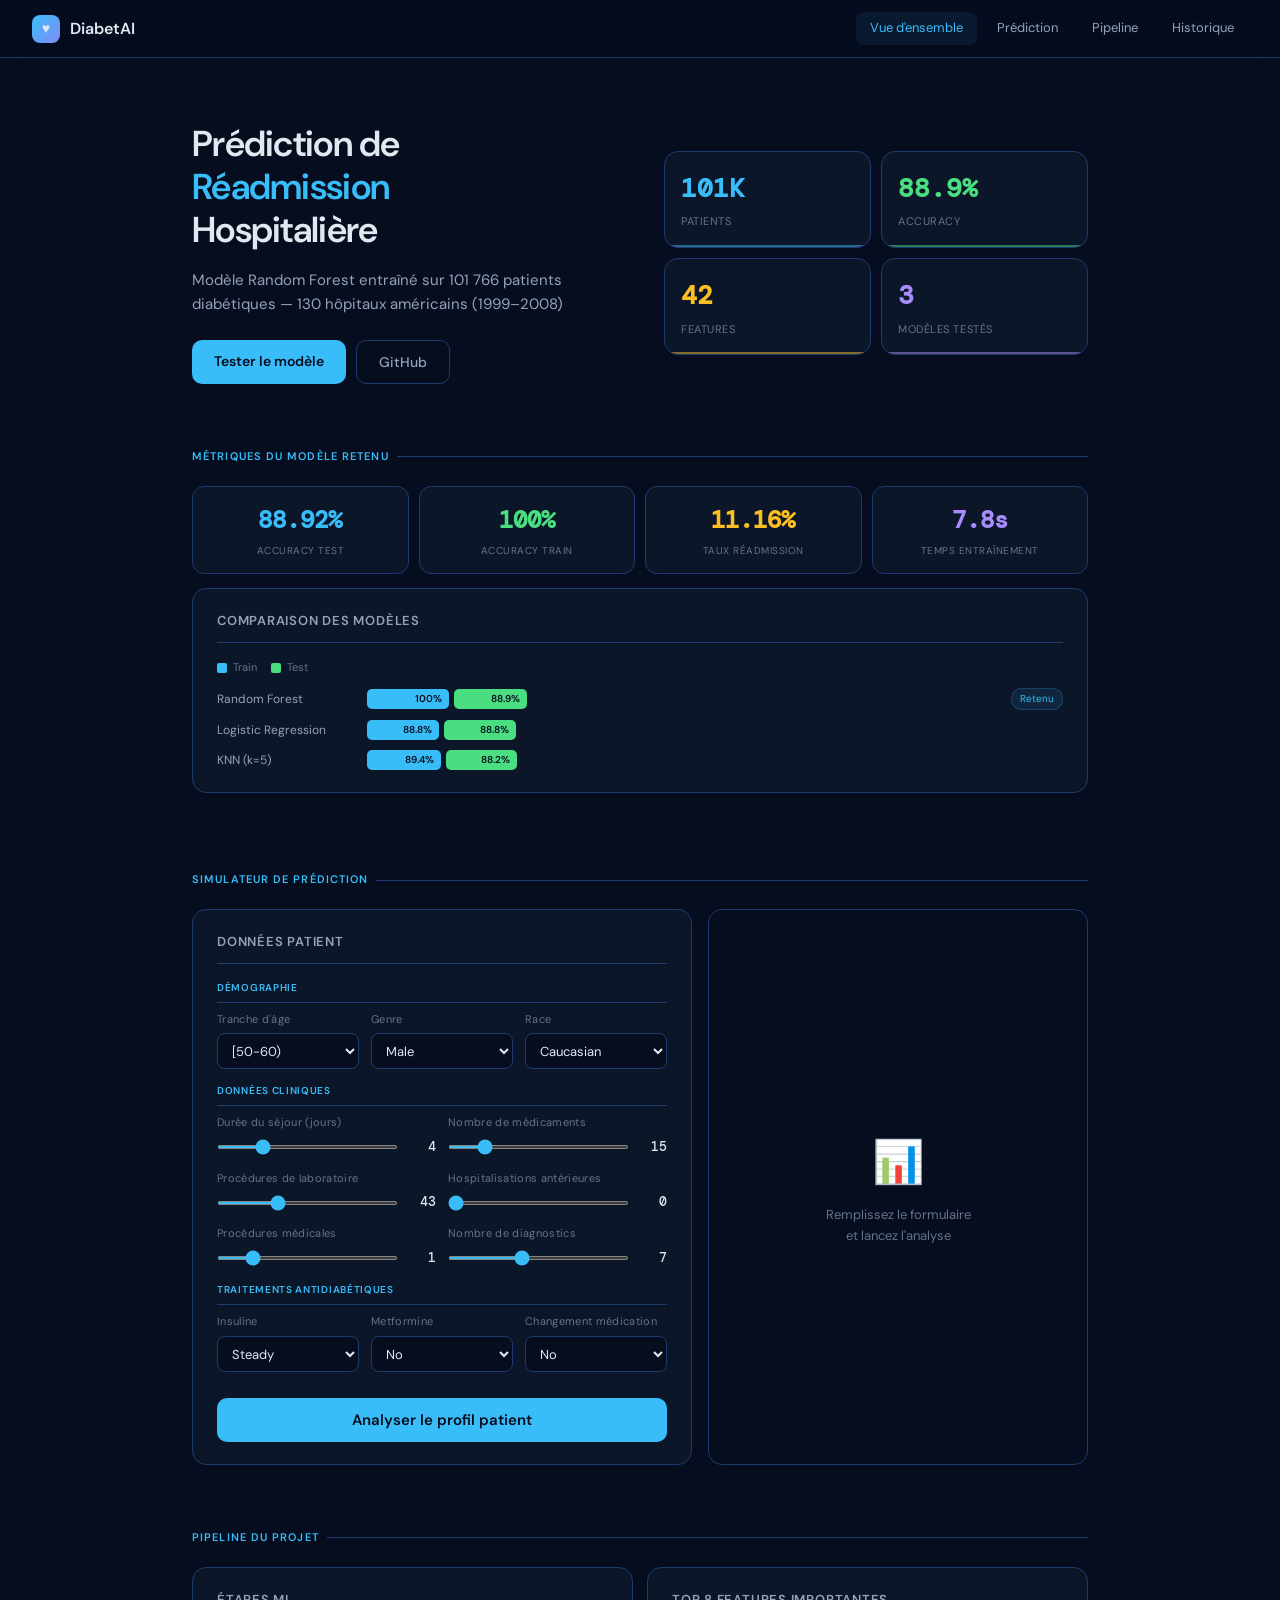
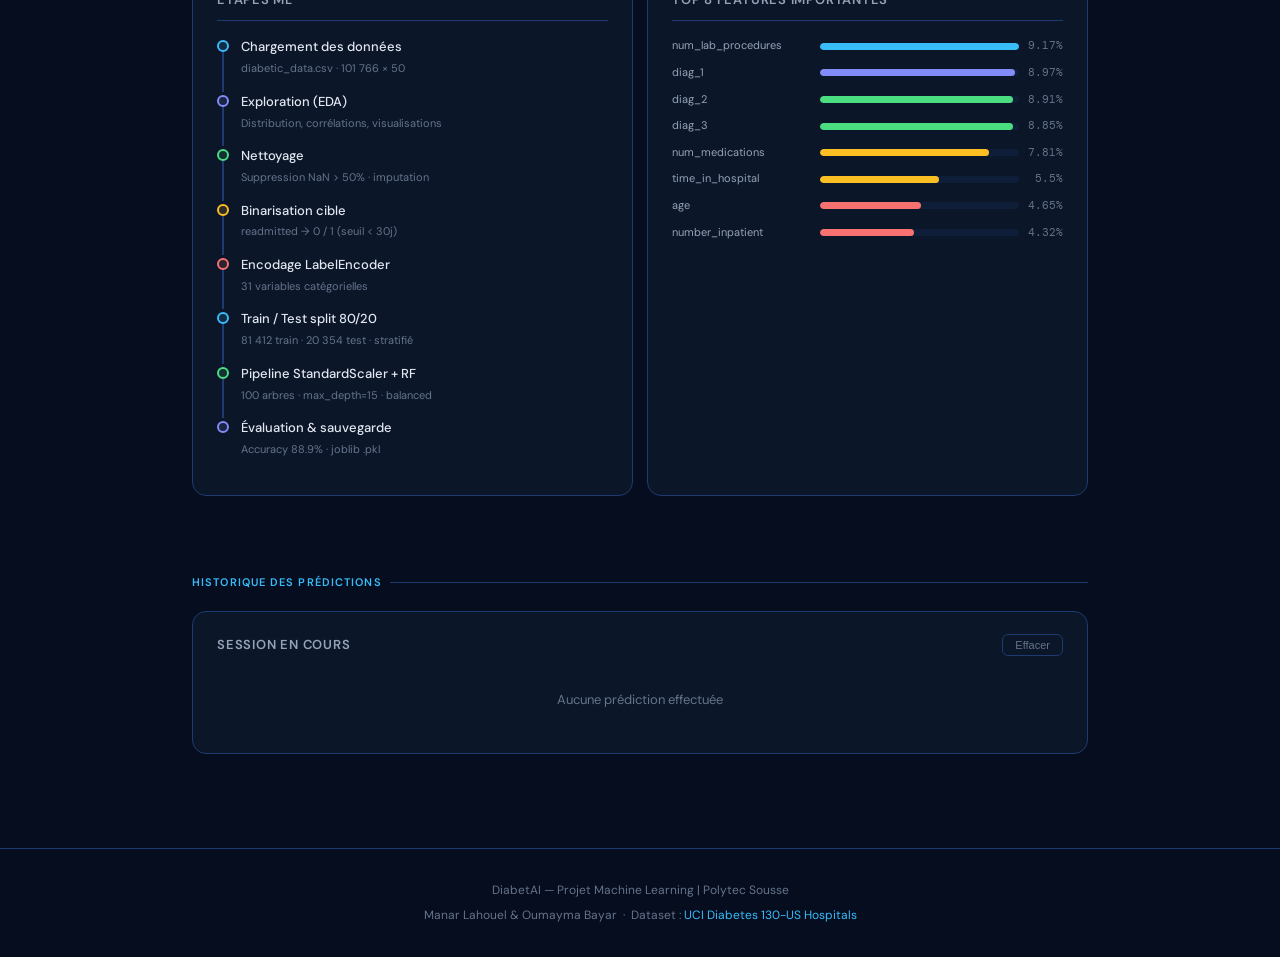
<file: DashBoard.html>
<!DOCTYPE html>
<html lang="fr">
<head>
<meta charset="UTF-8">
<meta name="viewport" content="width=device-width, initial-scale=1.0">
<title>DiabetAI — Prédiction Réadmission Hospitalière</title>
<link href="https://fonts.googleapis.com/css2?family=DM+Sans:ital,opsz,wght@0,9..40,300;0,9..40,400;0,9..40,500;0,9..40,600;1,9..40,400&family=DM+Mono:wght@400;500&display=swap" rel="stylesheet">
<style>
:root {
  --bg:       #060d1f;
  --bg2:      #0c1629;
  --bg3:      #0f1e38;
  --border:   #1e3a70;
  --border2:  #2a4a80;
  --blue:     #38bdf8;
  --green:    #4ade80;
  --amber:    #fbbf24;
  --red:      #f87171;
  --purple:   #a78bfa;
  --text:     #e2e8f0;
  --muted:    #64748b;
  --muted2:   #94a3b8;
  --radius:   14px;
}
* { box-sizing: border-box; margin: 0; padding: 0; }
html { scroll-behavior: smooth; }
body {
  font-family: 'DM Sans', sans-serif;
  background: var(--bg);
  color: var(--text);
  min-height: 100vh;
  line-height: 1.6;
}

/* ── NAV ─────────────────────────────────────────────────── */
nav {
  position: sticky; top: 0; z-index: 100;
  background: rgba(6,13,31,.92);
  backdrop-filter: blur(12px);
  border-bottom: 1px solid var(--border);
  padding: 0 2rem;
  display: flex; align-items: center; justify-content: space-between;
  height: 58px;
}
.nav-brand {
  display: flex; align-items: center; gap: 10px;
  font-size: 16px; font-weight: 600; color: var(--text);
  text-decoration: none;
}
.nav-brand .dot {
  width: 28px; height: 28px; border-radius: 8px;
  background: linear-gradient(135deg, #38bdf8, #818cf8);
  display: flex; align-items: center; justify-content: center;
  font-size: 14px;
}
.nav-links { display: flex; gap: 6px; }
.nav-links a {
  color: var(--muted2); text-decoration: none;
  font-size: 13px; padding: 6px 14px; border-radius: 8px;
  transition: all .2s;
}
.nav-links a:hover { color: var(--text); background: var(--bg3); }
.nav-links a.active { color: var(--blue); background: rgba(56,189,248,.08); }

/* ── HERO ─────────────────────────────────────────────────── */
.hero {
  max-width: 960px; margin: 0 auto;
  padding: 4rem 2rem 2rem;
  display: grid; grid-template-columns: 1fr 1fr; gap: 3rem;
  align-items: center;
}
.hero-text h1 {
  font-size: 36px; font-weight: 600; line-height: 1.2;
  letter-spacing: -.02em; margin-bottom: 16px;
}
.hero-text h1 span { color: var(--blue); }
.hero-text p { color: var(--muted2); font-size: 15px; margin-bottom: 24px; }
.hero-actions { display: flex; gap: 10px; }
.btn-primary {
  padding: 10px 22px; border-radius: 10px;
  background: var(--blue); color: #060d1f;
  font-size: 14px; font-weight: 600; border: none;
  cursor: pointer; transition: opacity .2s;
  text-decoration: none; display: inline-block;
}
.btn-primary:hover { opacity: .85; }
.btn-ghost {
  padding: 10px 22px; border-radius: 10px;
  background: transparent; color: var(--muted2);
  font-size: 14px; font-weight: 500;
  border: 1px solid var(--border);
  cursor: pointer; transition: all .2s;
  text-decoration: none; display: inline-block;
}
.btn-ghost:hover { border-color: var(--border2); color: var(--text); }
.hero-stats {
  display: grid; grid-template-columns: repeat(2,1fr); gap: 10px;
}
.stat-card {
  background: var(--bg2); border: 1px solid var(--border);
  border-radius: var(--radius); padding: 16px;
  position: relative; overflow: hidden;
}
.stat-card::after {
  content: ''; position: absolute; bottom: 0; left: 0; right: 0;
  height: 2px; background: var(--c, #38bdf8); opacity: .5;
}
.stat-val {
  font-size: 26px; font-weight: 600;
  color: var(--c, #38bdf8);
  font-family: 'DM Mono', monospace;
}
.stat-lbl { font-size: 11px; color: var(--muted); margin-top: 4px; text-transform: uppercase; letter-spacing: .05em; }

/* ── SECTION ─────────────────────────────────────────────── */
.section { max-width: 960px; margin: 0 auto; padding: 2rem; }
.section-title {
  font-size: 11px; font-weight: 600; color: var(--blue);
  text-transform: uppercase; letter-spacing: .1em;
  margin-bottom: 20px; display: flex; align-items: center; gap: 8px;
}
.section-title::after {
  content: ''; flex: 1; height: 1px; background: var(--border);
}
.divider { border: none; border-top: 1px solid var(--border); margin: 1rem 0; }

/* ── CARDS ───────────────────────────────────────────────── */
.card {
  background: var(--bg2); border: 1px solid var(--border);
  border-radius: var(--radius); padding: 22px 24px;
  margin-bottom: 14px;
}
.card-title {
  font-size: 13px; font-weight: 600; color: var(--muted2);
  text-transform: uppercase; letter-spacing: .06em;
  margin-bottom: 16px; padding-bottom: 10px;
  border-bottom: 1px solid var(--border);
}

/* ── METRICS ROW ─────────────────────────────────────────── */
.metrics-row {
  display: grid; grid-template-columns: repeat(4,1fr); gap: 10px;
  margin-bottom: 14px;
}
.metric {
  background: var(--bg2); border: 1px solid var(--border);
  border-radius: 12px; padding: 14px 16px; text-align: center;
}
.metric-val {
  font-size: 24px; font-weight: 600;
  font-family: 'DM Mono', monospace;
  color: var(--c, var(--blue));
}
.metric-lbl { font-size: 10px; color: var(--muted); margin-top: 4px; text-transform: uppercase; letter-spacing: .05em; }

/* ── PREDICTOR ───────────────────────────────────────────── */
.predictor { display: grid; grid-template-columns: 1fr 380px; gap: 16px; }
.form-grid3 { display: grid; grid-template-columns: repeat(3,1fr); gap: 12px; margin-bottom: 12px; }
.form-grid2 { display: grid; grid-template-columns: repeat(2,1fr); gap: 12px; margin-bottom: 12px; }
.field { display: flex; flex-direction: column; gap: 5px; }
.field label { font-size: 11px; color: var(--muted); letter-spacing: .03em; }
.field select, .field input[type=number] {
  height: 36px; background: var(--bg);
  border: 1px solid var(--border); border-radius: 8px;
  padding: 0 10px; font-size: 13px; color: var(--text);
  font-family: 'DM Sans', sans-serif;
  outline: none; transition: border .15s; width: 100%;
}
.field select:focus, .field input:focus { border-color: var(--blue); }
.slider-row { display: flex; align-items: center; gap: 8px; }
.slider-row input[type=range] {
  flex: 1; accent-color: var(--blue);
  height: 4px; border-radius: 2px;
}
.slider-val { font-size: 13px; font-weight: 500; color: var(--text); min-width: 30px; text-align: right; font-family: 'DM Mono', monospace; }
.form-label {
  font-size: 10px; font-weight: 600; color: var(--blue);
  text-transform: uppercase; letter-spacing: .07em;
  margin: 14px 0 8px; padding-bottom: 6px;
  border-bottom: 1px solid var(--border);
}
.predict-btn {
  width: 100%; height: 44px; margin-top: 14px;
  background: var(--blue); color: #060d1f;
  border: none; border-radius: 10px;
  font-size: 15px; font-weight: 600;
  font-family: 'DM Sans', sans-serif;
  cursor: pointer; transition: opacity .2s;
}
.predict-btn:hover { opacity: .85; }
.predict-btn:active { opacity: .7; }

/* ── RESULT PANEL ────────────────────────────────────────── */
.result-panel {
  background: var(--bg); border: 1px solid var(--border);
  border-radius: var(--radius); padding: 20px;
  display: flex; flex-direction: column; gap: 14px;
}
.result-empty {
  display: flex; flex-direction: column;
  align-items: center; justify-content: center;
  height: 100%; color: var(--muted);
  font-size: 13px; text-align: center; gap: 10px;
  padding: 2rem 1rem;
}
.result-icon-big { font-size: 42px; }
.risk-badge {
  border-radius: 30px; padding: 8px 18px;
  font-size: 16px; font-weight: 600;
  text-align: center; letter-spacing: -.01em;
}
.risk-high   { background: rgba(248,113,113,.12); color: var(--red);   border: 1px solid rgba(248,113,113,.3); }
.risk-medium { background: rgba(251,191,36,.10);  color: var(--amber); border: 1px solid rgba(251,191,36,.3); }
.risk-low    { background: rgba(74,222,128,.10);  color: var(--green); border: 1px solid rgba(74,222,128,.3); }
.proba-bar-wrap { display: flex; flex-direction: column; gap: 8px; }
.pbar-row { display: flex; align-items: center; gap: 8px; }
.pbar-lbl { font-size: 11px; color: var(--muted); width: 120px; flex-shrink: 0; }
.pbar-track { flex: 1; height: 8px; background: var(--bg3); border-radius: 4px; overflow: hidden; }
.pbar-fill { height: 100%; border-radius: 4px; transition: width .8s cubic-bezier(.4,0,.2,1); }
.pbar-pct { font-size: 11px; font-weight: 500; color: var(--text); width: 36px; text-align: right; font-family: 'DM Mono', monospace; }
.factors-wrap { display: flex; flex-wrap: wrap; gap: 6px; }
.factor-tag {
  font-size: 11px; padding: 3px 10px; border-radius: 20px;
  font-weight: 500; border: 1px solid;
}
.ft-risk   { background: rgba(248,113,113,.08); color: var(--red);   border-color: rgba(248,113,113,.25); }
.ft-ok     { background: rgba(74,222,128,.08);  color: var(--green); border-color: rgba(74,222,128,.25); }
.ft-neutral{ background: var(--bg3); color: var(--muted2); border-color: var(--border); }
.history-table { width: 100%; border-collapse: collapse; font-size: 12px; }
.history-table th {
  text-align: left; padding: 8px 10px;
  color: var(--muted); font-weight: 500;
  border-bottom: 1px solid var(--border);
  text-transform: uppercase; letter-spacing: .04em; font-size: 10px;
}
.history-table td { padding: 8px 10px; border-bottom: 1px solid rgba(30,58,112,.4); color: var(--muted2); }
.history-table tr:hover td { background: var(--bg3); }
.badge-risk { font-size: 10px; padding: 2px 8px; border-radius: 20px; font-weight: 600; }
.br-h { background: rgba(248,113,113,.1); color: var(--red); }
.br-m { background: rgba(251,191,36,.1);  color: var(--amber); }
.br-l { background: rgba(74,222,128,.1);  color: var(--green); }

/* ── PIPELINE ────────────────────────────────────────────── */
.pipeline-steps { display: flex; flex-direction: column; gap: 0; }
.pipe-step { display: flex; gap: 12px; }
.pipe-line { display: flex; flex-direction: column; align-items: center; }
.pipe-dot { width: 12px; height: 12px; border-radius: 50%; border: 2px solid; flex-shrink: 0; margin-top: 3px; }
.pipe-connector { width: 2px; flex: 1; min-height: 16px; background: var(--border); }
.pipe-content { padding-bottom: 14px; flex: 1; }
.pipe-title { font-size: 13px; font-weight: 500; color: var(--text); }
.pipe-desc { font-size: 11px; color: var(--muted); margin-top: 2px; }
.model-compare { display: flex; flex-direction: column; gap: 10px; }
.mc-row { display: flex; align-items: center; gap: 10px; }
.mc-name { font-size: 12px; color: var(--muted2); width: 140px; flex-shrink: 0; }
.mc-bars { display: flex; gap: 5px; flex: 1; }
.mc-bar { height: 20px; border-radius: 5px; display: flex; align-items: center; justify-content: flex-end; padding-right: 7px; }
.mc-bar span { font-size: 10px; font-weight: 600; color: #060d1f; }
.mc-badge { font-size: 10px; padding: 2px 8px; border-radius: 10px; background: rgba(56,189,248,.1); color: var(--blue); border: 1px solid rgba(56,189,248,.2); flex-shrink: 0; }

/* ── FOOTER ──────────────────────────────────────────────── */
footer {
  border-top: 1px solid var(--border); margin-top: 3rem;
  padding: 2rem; text-align: center;
  font-size: 12px; color: var(--muted);
}
footer a { color: var(--blue); text-decoration: none; }

/* ── RESPONSIVE ──────────────────────────────────────────── */
@media (max-width: 768px) {
  .hero { grid-template-columns: 1fr; gap: 2rem; padding: 2rem 1rem; }
  .predictor { grid-template-columns: 1fr; }
  .metrics-row { grid-template-columns: repeat(2,1fr); }
  .form-grid3 { grid-template-columns: repeat(2,1fr); }
  nav { padding: 0 1rem; }
  .nav-links { display: none; }
}
</style>
</head>
<body>

<!-- NAV -->
<nav>
  <a class="nav-brand" href="#">
    <div class="dot">&#x2665;</div>
    DiabetAI
  </a>
  <div class="nav-links">
    <a href="#overview" class="active">Vue d'ensemble</a>
    <a href="#predictor">Prédiction</a>
    <a href="#pipeline">Pipeline</a>
    <a href="#history">Historique</a>
  </div>
</nav>

<!-- HERO -->
<div class="hero" id="overview">
  <div class="hero-text">
    <h1>Prédiction de<br><span>Réadmission</span><br>Hospitalière</h1>
    <p>Modèle Random Forest entraîné sur 101 766 patients diabétiques — 130 hôpitaux américains (1999–2008)</p>
    <div class="hero-actions">
      <a href="#predictor" class="btn-primary">Tester le modèle</a>
      <a href="https://github.com/oumayma-bayar/projetML.git" class="btn-ghost" target="_blank">GitHub</a>
    </div>
  </div>
  <div class="hero-stats">
    <div class="stat-card" style="--c:#38bdf8">
      <div class="stat-val">101K</div>
      <div class="stat-lbl">Patients</div>
    </div>
    <div class="stat-card" style="--c:#4ade80">
      <div class="stat-val">88.9%</div>
      <div class="stat-lbl">Accuracy</div>
    </div>
    <div class="stat-card" style="--c:#fbbf24">
      <div class="stat-val">42</div>
      <div class="stat-lbl">Features</div>
    </div>
    <div class="stat-card" style="--c:#a78bfa">
      <div class="stat-val">3</div>
      <div class="stat-lbl">Modèles testés</div>
    </div>
  </div>
</div>

<!-- METRICS -->
<div class="section">
  <div class="section-title">Métriques du modèle retenu</div>
  <div class="metrics-row">
    <div class="metric" style="--c:#38bdf8">
      <div class="metric-val">88.92%</div>
      <div class="metric-lbl">Accuracy Test</div>
    </div>
    <div class="metric" style="--c:#4ade80">
      <div class="metric-val">100%</div>
      <div class="metric-lbl">Accuracy Train</div>
    </div>
    <div class="metric" style="--c:#fbbf24">
      <div class="metric-val">11.16%</div>
      <div class="metric-lbl">Taux réadmission</div>
    </div>
    <div class="metric" style="--c:#a78bfa">
      <div class="metric-val">7.8s</div>
      <div class="metric-lbl">Temps entraînement</div>
    </div>
  </div>

  <!-- MODEL COMPARE -->
  <div class="card">
    <div class="card-title">Comparaison des modèles</div>
    <div style="display:flex;gap:14px;margin-bottom:12px;">
      <div style="display:flex;align-items:center;gap:6px;font-size:11px;color:var(--muted)"><span style="width:10px;height:10px;border-radius:2px;background:#38bdf8;display:inline-block"></span>Train</div>
      <div style="display:flex;align-items:center;gap:6px;font-size:11px;color:var(--muted)"><span style="width:10px;height:10px;border-radius:2px;background:#4ade80;display:inline-block"></span>Test</div>
    </div>
    <div class="model-compare">
      <div class="mc-row">
        <div class="mc-name">Random Forest</div>
        <div class="mc-bars">
          <div class="mc-bar" style="width:82px;background:#38bdf8"><span>100%</span></div>
          <div class="mc-bar" style="width:73px;background:#4ade80"><span>88.9%</span></div>
        </div>
        <span class="mc-badge">Retenu</span>
      </div>
      <div class="mc-row">
        <div class="mc-name">Logistic Regression</div>
        <div class="mc-bars">
          <div class="mc-bar" style="width:72px;background:#38bdf8"><span>88.8%</span></div>
          <div class="mc-bar" style="width:72px;background:#4ade80"><span>88.8%</span></div>
        </div>
      </div>
      <div class="mc-row">
        <div class="mc-name">KNN (k=5)</div>
        <div class="mc-bars">
          <div class="mc-bar" style="width:74px;background:#38bdf8"><span>89.4%</span></div>
          <div class="mc-bar" style="width:71px;background:#4ade80"><span>88.2%</span></div>
        </div>
      </div>
    </div>
  </div>
</div>

<!-- PREDICTOR -->
<div class="section" id="predictor">
  <div class="section-title">Simulateur de prédiction</div>
  <div class="predictor">
    <div class="card" style="margin-bottom:0">
      <div class="card-title">Données patient</div>

      <div class="form-label">Démographie</div>
      <div class="form-grid3">
        <div class="field">
          <label>Tranche d'âge</label>
          <select id="age">
            <option>[0-10)</option><option>[10-20)</option><option>[20-30)</option>
            <option>[30-40)</option><option>[40-50)</option><option selected>[50-60)</option>
            <option>[60-70)</option><option>[70-80)</option><option>[80-90)</option><option>[90-100)</option>
          </select>
        </div>
        <div class="field">
          <label>Genre</label>
          <select id="gender"><option>Male</option><option>Female</option></select>
        </div>
        <div class="field">
          <label>Race</label>
          <select id="race">
            <option selected>Caucasian</option><option>AfricanAmerican</option>
            <option>Hispanic</option><option>Asian</option><option>Other</option>
          </select>
        </div>
      </div>

      <div class="form-label">Données cliniques</div>
      <div class="form-grid2">
        <div class="field">
          <label>Durée du séjour (jours)</label>
          <div class="slider-row">
            <input type="range" id="time" min="1" max="14" step="1" value="4" oninput="document.getElementById('tv').textContent=this.value">
            <span class="slider-val" id="tv">4</span>
          </div>
        </div>
        <div class="field">
          <label>Nombre de médicaments</label>
          <div class="slider-row">
            <input type="range" id="meds" min="1" max="81" step="1" value="15" oninput="document.getElementById('mv').textContent=this.value">
            <span class="slider-val" id="mv">15</span>
          </div>
        </div>
        <div class="field">
          <label>Procédures de laboratoire</label>
          <div class="slider-row">
            <input type="range" id="lab" min="1" max="132" step="1" value="43" oninput="document.getElementById('lv').textContent=this.value">
            <span class="slider-val" id="lv">43</span>
          </div>
        </div>
        <div class="field">
          <label>Hospitalisations antérieures</label>
          <div class="slider-row">
            <input type="range" id="inp" min="0" max="21" step="1" value="0" oninput="document.getElementById('iv').textContent=this.value">
            <span class="slider-val" id="iv">0</span>
          </div>
        </div>
        <div class="field">
          <label>Procédures médicales</label>
          <div class="slider-row">
            <input type="range" id="proc" min="0" max="6" step="1" value="1" oninput="document.getElementById('pv').textContent=this.value">
            <span class="slider-val" id="pv">1</span>
          </div>
        </div>
        <div class="field">
          <label>Nombre de diagnostics</label>
          <div class="slider-row">
            <input type="range" id="diag" min="1" max="16" step="1" value="7" oninput="document.getElementById('dv').textContent=this.value">
            <span class="slider-val" id="dv">7</span>
          </div>
        </div>
      </div>

      <div class="form-label">Traitements antidiabétiques</div>
      <div class="form-grid3">
        <div class="field">
          <label>Insuline</label>
          <select id="insulin">
            <option>No</option><option selected>Steady</option>
            <option>Up</option><option>Down</option>
          </select>
        </div>
        <div class="field">
          <label>Metformine</label>
          <select id="metformin">
            <option selected>No</option><option>Steady</option>
            <option>Up</option><option>Down</option>
          </select>
        </div>
        <div class="field">
          <label>Changement médication</label>
          <select id="change"><option selected>No</option><option value="Ch">Oui (Ch)</option></select>
        </div>
      </div>

      <button class="predict-btn" onclick="runPredict()">Analyser le profil patient</button>
    </div>

    <!-- RESULT PANEL -->
    <div class="result-panel" id="result-panel">
      <div class="result-empty" id="result-empty">
        <div class="result-icon-big">&#x1F4CA;</div>
        <div>Remplissez le formulaire<br>et lancez l'analyse</div>
      </div>
      <div id="result-content" style="display:none;flex-direction:column;gap:14px;">
        <div>
          <div style="font-size:11px;color:var(--muted);margin-bottom:6px;text-transform:uppercase;letter-spacing:.05em">Résultat</div>
          <div class="risk-badge" id="risk-badge"></div>
        </div>
        <div>
          <div style="font-size:11px;color:var(--muted);margin-bottom:8px;text-transform:uppercase;letter-spacing:.05em">Probabilités</div>
          <div class="proba-bar-wrap">
            <div class="pbar-row">
              <div class="pbar-lbl">Non réadmis &lt;30j</div>
              <div class="pbar-track"><div class="pbar-fill" id="pb0" style="background:#4ade80;width:0%"></div></div>
              <div class="pbar-pct" id="pv0">—</div>
            </div>
            <div class="pbar-row">
              <div class="pbar-lbl">Réadmis &lt;30j</div>
              <div class="pbar-track"><div class="pbar-fill" id="pb1" style="background:#f87171;width:0%"></div></div>
              <div class="pbar-pct" id="pv1">—</div>
            </div>
          </div>
        </div>
        <div>
          <div style="font-size:11px;color:var(--muted);margin-bottom:8px;text-transform:uppercase;letter-spacing:.05em">Facteurs identifiés</div>
          <div class="factors-wrap" id="factors-wrap"></div>
        </div>
        <div style="border-top:1px solid var(--border);padding-top:12px;">
          <div style="font-size:10px;color:var(--muted);line-height:1.6">
            &#x26A0; Ce simulateur utilise une approximation statistique. Pour un déploiement réel, utilisez la fonction <code style="background:var(--bg3);padding:1px 5px;border-radius:4px;color:var(--blue)">predict_patient()</code> du notebook Colab.
          </div>
        </div>
      </div>
    </div>
  </div>
</div>

<!-- PIPELINE -->
<div class="section" id="pipeline">
  <div class="section-title">Pipeline du projet</div>
  <div style="display:grid;grid-template-columns:1fr 1fr;gap:14px;">
    <div class="card">
      <div class="card-title">Étapes ML</div>
      <div class="pipeline-steps" id="pipe-steps"></div>
    </div>
    <div class="card">
      <div class="card-title">Top 8 features importantes</div>
      <div id="feat-bars"></div>
    </div>
  </div>
</div>

<!-- HISTORY -->
<div class="section" id="history">
  <div class="section-title">Historique des prédictions</div>
  <div class="card">
    <div style="display:flex;align-items:center;justify-content:space-between;margin-bottom:14px;">
      <div class="card-title" style="margin:0;padding:0;border:none">Session en cours</div>
      <button onclick="clearHistory()" style="font-size:11px;color:var(--muted);background:none;border:1px solid var(--border);padding:4px 12px;border-radius:6px;cursor:pointer;">Effacer</button>
    </div>
    <div id="history-empty" style="font-size:13px;color:var(--muted);padding:20px 0;text-align:center">Aucune prédiction effectuée</div>
    <table class="history-table" id="history-table" style="display:none">
      <thead>
        <tr>
          <th>#</th><th>Âge</th><th>Séjour</th><th>Médicaments</th>
          <th>Hospit. ant.</th><th>Proba</th><th>Risque</th>
        </tr>
      </thead>
      <tbody id="history-tbody"></tbody>
    </table>
  </div>
</div>

<!-- FOOTER -->
<footer>
  <p>DiabetAI — Projet Machine Learning | Polytec Sousse</p>
  <p style="margin-top:6px">
    Manar Lahouel &amp; Oumayma Bayar &nbsp;·&nbsp;
    Dataset : <a href="https://archive.ics.uci.edu/ml/datasets/diabetes+130-us+hospitals+for+years+1999-2008" target="_blank">UCI Diabetes 130-US Hospitals</a>
  </p>
</footer>

<script>
var history_data = [];
var pred_count = 0;

var pipe_steps = [
  { title: "Chargement des données",        desc: "diabetic_data.csv · 101 766 × 50",          c: "#38bdf8" },
  { title: "Exploration (EDA)",              desc: "Distribution, corrélations, visualisations", c: "#818cf8" },
  { title: "Nettoyage",                      desc: "Suppression NaN > 50% · imputation",         c: "#4ade80" },
  { title: "Binarisation cible",             desc: "readmitted → 0 / 1 (seuil < 30j)",           c: "#fbbf24" },
  { title: "Encodage LabelEncoder",          desc: "31 variables catégorielles",                  c: "#f87171" },
  { title: "Train / Test split 80/20",       desc: "81 412 train · 20 354 test · stratifié",      c: "#38bdf8" },
  { title: "Pipeline StandardScaler + RF",   desc: "100 arbres · max_depth=15 · balanced",        c: "#4ade80" },
  { title: "Évaluation & sauvegarde",        desc: "Accuracy 88.9% · joblib .pkl",                c: "#818cf8" },
];

var feat_data = [
  { name: "num_lab_procedures", val: 9.17, c: "#38bdf8" },
  { name: "diag_1",             val: 8.97, c: "#818cf8" },
  { name: "diag_2",             val: 8.91, c: "#4ade80" },
  { name: "diag_3",             val: 8.85, c: "#4ade80" },
  { name: "num_medications",    val: 7.81, c: "#fbbf24" },
  { name: "time_in_hospital",   val: 5.50, c: "#fbbf24" },
  { name: "age",                val: 4.65, c: "#f87171" },
  { name: "number_inpatient",   val: 4.32, c: "#f87171" },
];

(function buildUI() {
  var ps = document.getElementById('pipe-steps');
  pipe_steps.forEach(function(s, i) {
    var last = i === pipe_steps.length - 1;
    ps.innerHTML += '<div class="pipe-step">' +
      '<div class="pipe-line">' +
      '<div class="pipe-dot" style="border-color:' + s.c + ';background:' + s.c + '22"></div>' +
      (!last ? '<div class="pipe-connector"></div>' : '') +
      '</div>' +
      '<div class="pipe-content">' +
      '<div class="pipe-title">' + s.title + '</div>' +
      '<div class="pipe-desc">' + s.desc + '</div>' +
      '</div></div>';
  });

  var fb = document.getElementById('feat-bars');
  feat_data.forEach(function(f) {
    var pct = (f.val / 9.17 * 100).toFixed(0);
    fb.innerHTML += '<div style="display:flex;align-items:center;gap:8px;margin-bottom:9px">' +
      '<div style="font-size:11px;color:var(--muted2);width:140px;flex-shrink:0;overflow:hidden;text-overflow:ellipsis;white-space:nowrap" title="' + f.name + '">' + f.name + '</div>' +
      '<div style="flex:1;height:7px;background:var(--bg3);border-radius:4px;overflow:hidden">' +
      '<div style="width:' + pct + '%;height:100%;background:' + f.c + ';border-radius:4px;transition:width .8s ease"></div></div>' +
      '<div style="font-size:11px;color:var(--muted);width:36px;text-align:right;font-family:DM Mono,monospace">' + f.val + '%</div>' +
      '</div>';
  });
})();

function runPredict() {
  var time = +document.getElementById('time').value;
  var meds = +document.getElementById('meds').value;
  var lab  = +document.getElementById('lab').value;
  var inp  = +document.getElementById('inp').value;
  var diag = +document.getElementById('diag').value;
  var age  = document.getElementById('age').value;
  var ins  = document.getElementById('insulin').value;
  var met  = document.getElementById('metformin').value;
  var chg  = document.getElementById('change').value;

  var score = 0.05;
  if (time >= 7)  score += 0.18; else if (time >= 4) score += 0.08;
  if (meds >= 20) score += 0.14; else if (meds >= 14) score += 0.07;
  if (lab  >= 70) score += 0.10; else if (lab  >= 40) score += 0.05;
  if (inp  >= 2)  score += 0.22; else if (inp  === 1) score += 0.11;
  if (diag >= 9)  score += 0.08;
  if (age.includes('70') || age.includes('80') || age.includes('90')) score += 0.05;
  if (age.includes('0-10') || age.includes('10-') || age.includes('20-')) score += 0.06;
  if (ins === 'Up' || ins === 'Down') score += 0.10;
  if (chg === 'Ch' || chg === 'Oui (Ch)') score += 0.08;
  if (met !== 'No') score -= 0.04;
  score = Math.min(0.95, Math.max(0.03, score));

  var p1 = Math.round(score * 100);
  var p0 = 100 - p1;

  var factors = [];
  if (inp  >= 2)  factors.push({ t: 'Hospitalisations répétées', r: true });
  if (time >= 7)  factors.push({ t: 'Séjour long (≥7j)', r: true });
  if (meds >= 20) factors.push({ t: 'Polymédication élevée', r: true });
  if (chg === 'Ch' || chg === 'Oui (Ch)') factors.push({ t: 'Changement de traitement', r: true });
  if (ins === 'Up' || ins === 'Down') factors.push({ t: 'Ajustement insuline', r: true });
  if (diag >= 9)  factors.push({ t: 'Comorbidités multiples', r: true });
  if (met !== 'No') factors.push({ t: 'Metformine prescrite', r: false });
  if (inp  === 0) factors.push({ t: "Pas d'antécédent hospit.", r: false });
  if (time <= 3)  factors.push({ t: 'Séjour court', r: false });
  if (factors.length === 0) factors.push({ t: 'Profil standard', r: null });

  var riskLabel, riskClass;
  if (p1 >= 40)      { riskLabel = '&#x1F534; Risque élevé de réadmission';  riskClass = 'risk-high'; }
  else if (p1 >= 18) { riskLabel = '&#x1F7E1; Risque modéré de réadmission'; riskClass = 'risk-medium'; }
  else               { riskLabel = '&#x1F7E2; Faible risque de réadmission'; riskClass = 'risk-low'; }

  document.getElementById('result-empty').style.display = 'none';
  var rc = document.getElementById('result-content');
  rc.style.display = 'flex';

  var rb = document.getElementById('risk-badge');
  rb.innerHTML = riskLabel;
  rb.className = 'risk-badge ' + riskClass;

  document.getElementById('pv0').textContent = p0 + '%';
  document.getElementById('pv1').textContent = p1 + '%';
  setTimeout(function() {
    document.getElementById('pb0').style.width = p0 + '%';
    document.getElementById('pb1').style.width = p1 + '%';
  }, 80);

  var tagHtml = '';
  factors.forEach(function(f) {
    var cls = f.r === true ? 'ft-risk' : f.r === false ? 'ft-ok' : 'ft-neutral';
    var pfx = f.r === true ? '&#x2191; ' : f.r === false ? '&#x2193; ' : '';
    tagHtml += '<span class="factor-tag ' + cls + '">' + pfx + f.t + '</span>';
  });
  document.getElementById('factors-wrap').innerHTML = tagHtml;

  // History
  pred_count++;
  var badgeCls = p1 >= 40 ? 'br-h' : p1 >= 18 ? 'br-m' : 'br-l';
  var badgeTxt = p1 >= 40 ? 'Élevé' : p1 >= 18 ? 'Modéré' : 'Faible';
  history_data.push({ n: pred_count, age: age, time: time, meds: meds, inp: inp, p1: p1, bc: badgeCls, bt: badgeTxt });

  document.getElementById('history-empty').style.display = 'none';
  var ht = document.getElementById('history-table');
  ht.style.display = 'table';
  var tbody = document.getElementById('history-tbody');
  var last = history_data[history_data.length - 1];
  var tr = document.createElement('tr');
  tr.innerHTML = '<td style="color:var(--muted)">' + last.n + '</td>' +
    '<td>' + last.age + '</td>' +
    '<td>' + last.time + 'j</td>' +
    '<td>' + last.meds + '</td>' +
    '<td>' + last.inp + '</td>' +
    '<td style="font-family:DM Mono,monospace">' + last.p1 + '%</td>' +
    '<td><span class="badge-risk ' + last.bc + '">' + last.bt + '</span></td>';
  tbody.insertBefore(tr, tbody.firstChild);

  document.getElementById('history').scrollIntoView({ behavior: 'smooth', block: 'nearest' });
}

function clearHistory() {
  history_data = [];
  pred_count = 0;
  document.getElementById('history-tbody').innerHTML = '';
  document.getElementById('history-table').style.display = 'none';
  document.getElementById('history-empty').style.display = 'block';
}

document.querySelectorAll('.nav-links a').forEach(function(a) {
  a.addEventListener('click', function() {
    document.querySelectorAll('.nav-links a').forEach(function(x){ x.classList.remove('active'); });
    a.classList.add('active');
  });
});
</script>
</body>
</html>
</file>
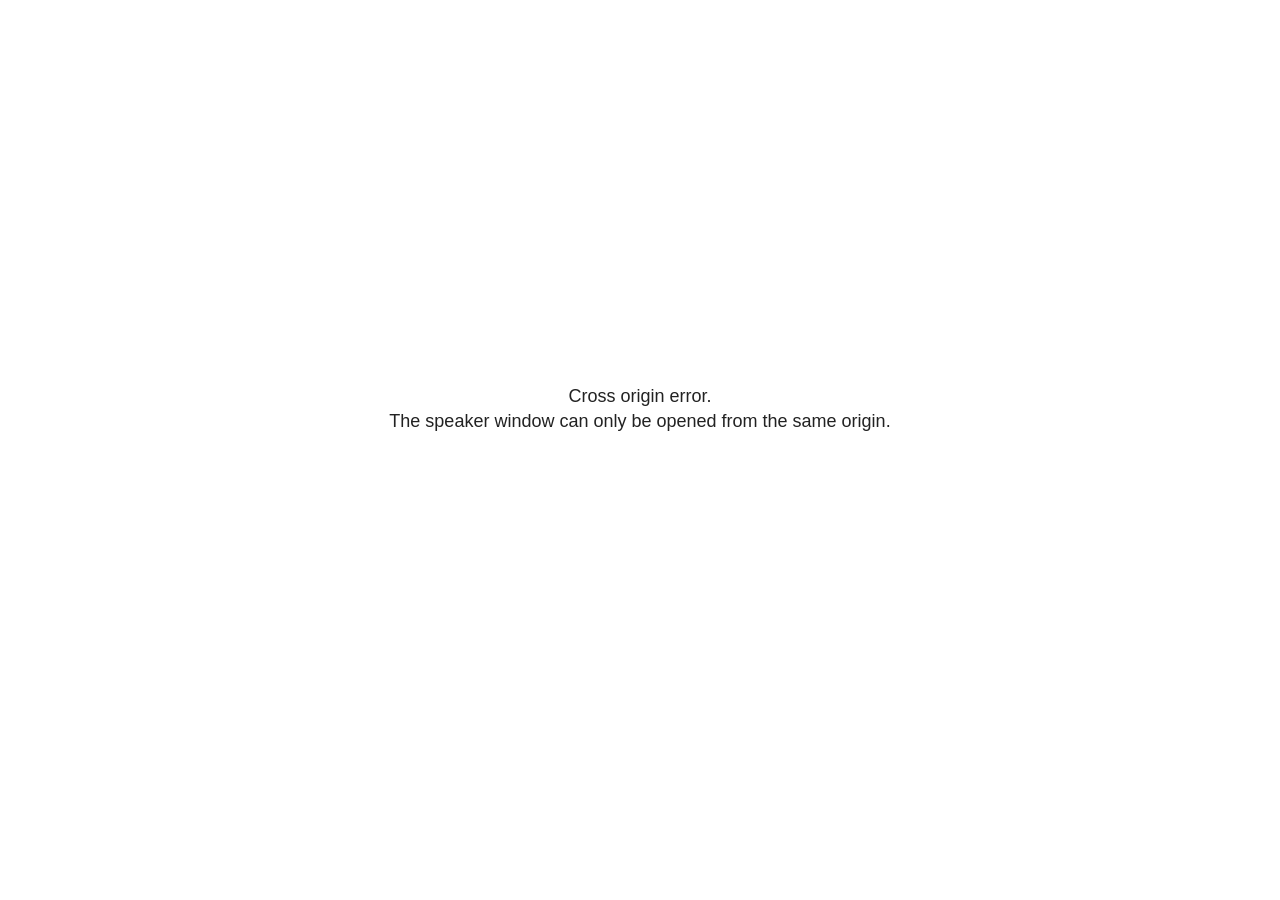
<file: presentation_diabetic_files/libs/revealjs/plugin/notes/speaker-view.html>
<!--
	NOTE: You need to build the notes plugin after making changes to this file.
-->
<html lang="en">
	<head>
		<meta charset="utf-8">

		<title>reveal.js - Speaker View</title>

		<style>
			body {
				font-family: Helvetica;
				font-size: 18px;
			}

			#current-slide,
			#upcoming-slide,
			#speaker-controls {
				padding: 6px;
				box-sizing: border-box;
				-moz-box-sizing: border-box;
			}

			#current-slide iframe,
			#upcoming-slide iframe {
				width: 100%;
				height: 100%;
				border: 1px solid #ddd;
			}

			#current-slide .label,
			#upcoming-slide .label {
				position: absolute;
				top: 10px;
				left: 10px;
				z-index: 2;
			}

			#connection-status {
				position: absolute;
				top: 0;
				left: 0;
				width: 100%;
				height: 100%;
				z-index: 20;
				padding: 30% 20% 20% 20%;
				font-size: 18px;
				color: #222;
				background: #fff;
				text-align: center;
				box-sizing: border-box;
				line-height: 1.4;
			}

			.overlay-element {
				height: 34px;
				line-height: 34px;
				padding: 0 10px;
				text-shadow: none;
				background: rgba( 220, 220, 220, 0.8 );
				color: #222;
				font-size: 14px;
			}

			.overlay-element.interactive:hover {
				background: rgba( 220, 220, 220, 1 );
			}

			#current-slide {
				position: absolute;
				width: 60%;
				height: 100%;
				top: 0;
				left: 0;
				padding-right: 0;
			}

			#upcoming-slide {
				position: absolute;
				width: 40%;
				height: 40%;
				right: 0;
				top: 0;
			}

			/* Speaker controls */
			#speaker-controls {
				position: absolute;
				top: 40%;
				right: 0;
				width: 40%;
				height: 60%;
				overflow: auto;
				font-size: 18px;
			}

				.speaker-controls-time.hidden,
				.speaker-controls-notes.hidden {
					display: none;
				}

				.speaker-controls-time .label,
				.speaker-controls-pace .label,
				.speaker-controls-notes .label {
					text-transform: uppercase;
					font-weight: normal;
					font-size: 0.66em;
					color: #666;
					margin: 0;
				}

				.speaker-controls-time, .speaker-controls-pace {
					border-bottom: 1px solid rgba( 200, 200, 200, 0.5 );
					margin-bottom: 10px;
					padding: 10px 16px;
					padding-bottom: 20px;
					cursor: pointer;
				}

				.speaker-controls-time .reset-button {
					opacity: 0;
					float: right;
					color: #666;
					text-decoration: none;
				}
				.speaker-controls-time:hover .reset-button {
					opacity: 1;
				}

				.speaker-controls-time .timer,
				.speaker-controls-time .clock {
					width: 50%;
				}

				.speaker-controls-time .timer,
				.speaker-controls-time .clock,
				.speaker-controls-time .pacing .hours-value,
				.speaker-controls-time .pacing .minutes-value,
				.speaker-controls-time .pacing .seconds-value {
					font-size: 1.9em;
				}

				.speaker-controls-time .timer {
					float: left;
				}

				.speaker-controls-time .clock {
					float: right;
					text-align: right;
				}

				.speaker-controls-time span.mute {
					opacity: 0.3;
				}

				.speaker-controls-time .pacing-title {
					margin-top: 5px;
				}

				.speaker-controls-time .pacing.ahead {
					color: blue;
				}

				.speaker-controls-time .pacing.on-track {
					color: green;
				}

				.speaker-controls-time .pacing.behind {
					color: red;
				}

				.speaker-controls-notes {
					padding: 10px 16px;
				}

				.speaker-controls-notes .value {
					margin-top: 5px;
					line-height: 1.4;
					font-size: 1.2em;
				}

			/* Layout selector */
			#speaker-layout {
				position: absolute;
				top: 10px;
				right: 10px;
				color: #222;
				z-index: 10;
			}
				#speaker-layout select {
					position: absolute;
					width: 100%;
					height: 100%;
					top: 0;
					left: 0;
					border: 0;
					box-shadow: 0;
					cursor: pointer;
					opacity: 0;

					font-size: 1em;
					background-color: transparent;

					-moz-appearance: none;
					-webkit-appearance: none;
					-webkit-tap-highlight-color: rgba(0, 0, 0, 0);
				}

				#speaker-layout select:focus {
					outline: none;
					box-shadow: none;
				}

			.clear {
				clear: both;
			}

			/* Speaker layout: Wide */
			body[data-speaker-layout="wide"] #current-slide,
			body[data-speaker-layout="wide"] #upcoming-slide {
				width: 50%;
				height: 45%;
				padding: 6px;
			}

			body[data-speaker-layout="wide"] #current-slide {
				top: 0;
				left: 0;
			}

			body[data-speaker-layout="wide"] #upcoming-slide {
				top: 0;
				left: 50%;
			}

			body[data-speaker-layout="wide"] #speaker-controls {
				top: 45%;
				left: 0;
				width: 100%;
				height: 50%;
				font-size: 1.25em;
			}

			/* Speaker layout: Tall */
			body[data-speaker-layout="tall"] #current-slide,
			body[data-speaker-layout="tall"] #upcoming-slide {
				width: 45%;
				height: 50%;
				padding: 6px;
			}

			body[data-speaker-layout="tall"] #current-slide {
				top: 0;
				left: 0;
			}

			body[data-speaker-layout="tall"] #upcoming-slide {
				top: 50%;
				left: 0;
			}

			body[data-speaker-layout="tall"] #speaker-controls {
				padding-top: 40px;
				top: 0;
				left: 45%;
				width: 55%;
				height: 100%;
				font-size: 1.25em;
			}

			/* Speaker layout: Notes only */
			body[data-speaker-layout="notes-only"] #current-slide,
			body[data-speaker-layout="notes-only"] #upcoming-slide {
				display: none;
			}

			body[data-speaker-layout="notes-only"] #speaker-controls {
				padding-top: 40px;
				top: 0;
				left: 0;
				width: 100%;
				height: 100%;
				font-size: 1.25em;
			}

			@media screen and (max-width: 1080px) {
				body[data-speaker-layout="default"] #speaker-controls {
					font-size: 16px;
				}
			}

			@media screen and (max-width: 900px) {
				body[data-speaker-layout="default"] #speaker-controls {
					font-size: 14px;
				}
			}

			@media screen and (max-width: 800px) {
				body[data-speaker-layout="default"] #speaker-controls {
					font-size: 12px;
				}
			}

		</style>
	</head>

	<body>

		<div id="connection-status">Loading speaker view...</div>

		<div id="current-slide"></div>
		<div id="upcoming-slide"><span class="overlay-element label">Upcoming</span></div>
		<div id="speaker-controls">
			<div class="speaker-controls-time">
				<h4 class="label">Time <span class="reset-button">Click to Reset</span></h4>
				<div class="clock">
					<span class="clock-value">0:00 AM</span>
				</div>
				<div class="timer">
					<span class="hours-value">00</span><span class="minutes-value">:00</span><span class="seconds-value">:00</span>
				</div>
				<div class="clear"></div>

				<h4 class="label pacing-title" style="display: none">Pacing – Time to finish current slide</h4>
				<div class="pacing" style="display: none">
					<span class="hours-value">00</span><span class="minutes-value">:00</span><span class="seconds-value">:00</span>
				</div>
			</div>

			<div class="speaker-controls-notes hidden">
				<h4 class="label">Notes</h4>
				<div class="value"></div>
			</div>
		</div>
		<div id="speaker-layout" class="overlay-element interactive">
			<span class="speaker-layout-label"></span>
			<select class="speaker-layout-dropdown"></select>
		</div>

		<script>

			(function() {

				var notes,
					notesValue,
					currentState,
					currentSlide,
					upcomingSlide,
					layoutLabel,
					layoutDropdown,
					pendingCalls = {},
					lastRevealApiCallId = 0,
					connected = false

				var connectionStatus = document.querySelector( '#connection-status' );

				var SPEAKER_LAYOUTS = {
					'default': 'Default',
					'wide': 'Wide',
					'tall': 'Tall',
					'notes-only': 'Notes only'
				};

				setupLayout();

				let openerOrigin;

				try {
					openerOrigin = window.opener.location.origin;
				}
				catch ( error ) { console.warn( error ) }

				// In order to prevent XSS, the speaker view will only run if its
				// opener has the same origin as itself
				if( window.location.origin !== openerOrigin ) {
					connectionStatus.innerHTML = 'Cross origin error.<br>The speaker window can only be opened from the same origin.';
					return;
				}

				var connectionTimeout = setTimeout( function() {
					connectionStatus.innerHTML = 'Error connecting to main window.<br>Please try closing and reopening the speaker view.';
				}, 5000 );

				window.addEventListener( 'message', function( event ) {

					// Validate the origin of all messages to avoid parsing messages
					// that aren't meant for us. Ignore when running off file:// so
					// that the speaker view continues to work without a web server.
					if( window.location.origin !== event.origin && window.location.origin !== 'file://' ) {
						return
					}

					clearTimeout( connectionTimeout );
					connectionStatus.style.display = 'none';

					var data = JSON.parse( event.data );

					// The overview mode is only useful to the reveal.js instance
					// where navigation occurs so we don't sync it
					if( data.state ) delete data.state.overview;

					// Messages sent by the notes plugin inside of the main window
					if( data && data.namespace === 'reveal-notes' ) {
						if( data.type === 'connect' ) {
							handleConnectMessage( data );
						}
						else if( data.type === 'state' ) {
							handleStateMessage( data );
						}
						else if( data.type === 'return' ) {
							pendingCalls[data.callId](data.result);
							delete pendingCalls[data.callId];
						}
					}
					// Messages sent by the reveal.js inside of the current slide preview
					else if( data && data.namespace === 'reveal' ) {
						if( /ready/.test( data.eventName ) ) {
							// Send a message back to notify that the handshake is complete
							window.opener.postMessage( JSON.stringify({ namespace: 'reveal-notes', type: 'connected'} ), '*' );
						}
						else if( /slidechanged|fragmentshown|fragmenthidden|paused|resumed/.test( data.eventName ) && currentState !== JSON.stringify( data.state ) ) {

							dispatchStateToMainWindow( data.state );

						}
					}

				} );

				/**
				 * Updates the presentation in the main window to match the state
				 * of the presentation in the notes window.
				 */
				const dispatchStateToMainWindow = debounce(( state ) => {
					window.opener.postMessage( JSON.stringify({ method: 'setState', args: [ state ]} ), '*' );
				}, 500);

				/**
				 * Asynchronously calls the Reveal.js API of the main frame.
				 */
				function callRevealApi( methodName, methodArguments, callback ) {

					var callId = ++lastRevealApiCallId;
					pendingCalls[callId] = callback;
					window.opener.postMessage( JSON.stringify( {
						namespace: 'reveal-notes',
						type: 'call',
						callId: callId,
						methodName: methodName,
						arguments: methodArguments
					} ), '*' );

				}

				/**
				 * Called when the main window is trying to establish a
				 * connection.
				 */
				function handleConnectMessage( data ) {

					if( connected === false ) {
						connected = true;

						setupIframes( data );
						setupKeyboard();
						setupNotes();
						setupTimer();
						setupHeartbeat();
					}

				}

				/**
				 * Called when the main window sends an updated state.
				 */
				function handleStateMessage( data ) {

					// Store the most recently set state to avoid circular loops
					// applying the same state
					currentState = JSON.stringify( data.state );

					// No need for updating the notes in case of fragment changes
					if ( data.notes ) {
						notes.classList.remove( 'hidden' );
						notesValue.style.whiteSpace = data.whitespace;
						if( data.markdown ) {
							notesValue.innerHTML = marked( data.notes );
						}
						else {
							notesValue.innerHTML = data.notes;
						}
					}
					else {
						notes.classList.add( 'hidden' );
					}

					// Update the note slides
					currentSlide.contentWindow.postMessage( JSON.stringify({ method: 'setState', args: [ data.state ] }), '*' );
					upcomingSlide.contentWindow.postMessage( JSON.stringify({ method: 'setState', args: [ data.state ] }), '*' );
					upcomingSlide.contentWindow.postMessage( JSON.stringify({ method: 'next' }), '*' );

				}

				// Limit to max one state update per X ms
				handleStateMessage = debounce( handleStateMessage, 200 );

				/**
				 * Forward keyboard events to the current slide window.
				 * This enables keyboard events to work even if focus
				 * isn't set on the current slide iframe.
				 *
				 * Block F5 default handling, it reloads and disconnects
				 * the speaker notes window.
				 */
				function setupKeyboard() {

					document.addEventListener( 'keydown', function( event ) {
						if( event.keyCode === 116 || ( event.metaKey && event.keyCode === 82 ) ) {
							event.preventDefault();
							return false;
						}
						currentSlide.contentWindow.postMessage( JSON.stringify({ method: 'triggerKey', args: [ event.keyCode ] }), '*' );
					} );

				}

				/**
				 * Creates the preview iframes.
				 */
				function setupIframes( data ) {

					var params = [
						'receiver',
						'progress=false',
						'history=false',
						'transition=none',
						'autoSlide=0',
						'backgroundTransition=none'
					].join( '&' );

					var urlSeparator = /\?/.test(data.url) ? '&' : '?';
					var hash = '#/' + data.state.indexh + '/' + data.state.indexv;
					var currentURL = data.url + urlSeparator + params + '&scrollActivationWidth=false&postMessageEvents=true' + hash;
					var upcomingURL = data.url + urlSeparator + params + '&scrollActivationWidth=false&controls=false' + hash;

					currentSlide = document.createElement( 'iframe' );
					currentSlide.setAttribute( 'width', 1280 );
					currentSlide.setAttribute( 'height', 1024 );
					currentSlide.setAttribute( 'src', currentURL );
					document.querySelector( '#current-slide' ).appendChild( currentSlide );

					upcomingSlide = document.createElement( 'iframe' );
					upcomingSlide.setAttribute( 'width', 640 );
					upcomingSlide.setAttribute( 'height', 512 );
					upcomingSlide.setAttribute( 'src', upcomingURL );
					document.querySelector( '#upcoming-slide' ).appendChild( upcomingSlide );

				}

				/**
				 * Setup the notes UI.
				 */
				function setupNotes() {

					notes = document.querySelector( '.speaker-controls-notes' );
					notesValue = document.querySelector( '.speaker-controls-notes .value' );

				}

				/**
				 * We send out a heartbeat at all times to ensure we can
				 * reconnect with the main presentation window after reloads.
				 */
				function setupHeartbeat() {

					setInterval( () => {
						window.opener.postMessage( JSON.stringify({ namespace: 'reveal-notes', type: 'heartbeat'} ), '*' );
					}, 1000 );

				}

				function getTimings( callback ) {

					callRevealApi( 'getSlidesAttributes', [], function ( slideAttributes ) {
						callRevealApi( 'getConfig', [], function ( config ) {
							var totalTime = config.totalTime;
							var minTimePerSlide = config.minimumTimePerSlide || 0;
							var defaultTiming = config.defaultTiming;
							if ((defaultTiming == null) && (totalTime == null)) {
								callback(null);
								return;
							}
							// Setting totalTime overrides defaultTiming
							if (totalTime) {
								defaultTiming = 0;
							}
							var timings = [];
							for ( var i in slideAttributes ) {
								var slide = slideAttributes[ i ];
								var timing = defaultTiming;
								if( slide.hasOwnProperty( 'data-timing' )) {
									var t = slide[ 'data-timing' ];
									timing = parseInt(t);
									if( isNaN(timing) ) {
										console.warn("Could not parse timing '" + t + "' of slide " + i + "; using default of " + defaultTiming);
										timing = defaultTiming;
									}
								}
								timings.push(timing);
							}
							if ( totalTime ) {
								// After we've allocated time to individual slides, we summarize it and
								// subtract it from the total time
								var remainingTime = totalTime - timings.reduce( function(a, b) { return a + b; }, 0 );
								// The remaining time is divided by the number of slides that have 0 seconds
								// allocated at the moment, giving the average time-per-slide on the remaining slides
								var remainingSlides = (timings.filter( function(x) { return x == 0 }) ).length
								var timePerSlide = Math.round( remainingTime / remainingSlides, 0 )
								// And now we replace every zero-value timing with that average
								timings = timings.map( function(x) { return (x==0 ? timePerSlide : x) } );
							}
							var slidesUnderMinimum = timings.filter( function(x) { return (x < minTimePerSlide) } ).length
							if ( slidesUnderMinimum ) {
								message = "The pacing time for " + slidesUnderMinimum + " slide(s) is under the configured minimum of " + minTimePerSlide + " seconds. Check the data-timing attribute on individual slides, or consider increasing the totalTime or minimumTimePerSlide configuration options (or removing some slides).";
								alert(message);
							}
							callback( timings );
						} );
					} );

				}

				/**
				 * Return the number of seconds allocated for presenting
				 * all slides up to and including this one.
				 */
				function getTimeAllocated( timings, callback ) {

					callRevealApi( 'getSlidePastCount', [], function ( currentSlide ) {
						var allocated = 0;
						for (var i in timings.slice(0, currentSlide + 1)) {
							allocated += timings[i];
						}
						callback( allocated );
					} );

				}

				/**
				 * Create the timer and clock and start updating them
				 * at an interval.
				 */
				function setupTimer() {

					var start = new Date(),
					timeEl = document.querySelector( '.speaker-controls-time' ),
					clockEl = timeEl.querySelector( '.clock-value' ),
					hoursEl = timeEl.querySelector( '.hours-value' ),
					minutesEl = timeEl.querySelector( '.minutes-value' ),
					secondsEl = timeEl.querySelector( '.seconds-value' ),
					pacingTitleEl = timeEl.querySelector( '.pacing-title' ),
					pacingEl = timeEl.querySelector( '.pacing' ),
					pacingHoursEl = pacingEl.querySelector( '.hours-value' ),
					pacingMinutesEl = pacingEl.querySelector( '.minutes-value' ),
					pacingSecondsEl = pacingEl.querySelector( '.seconds-value' );

					var timings = null;
					getTimings( function ( _timings ) {

						timings = _timings;
						if (_timings !== null) {
							pacingTitleEl.style.removeProperty('display');
							pacingEl.style.removeProperty('display');
						}

						// Update once directly
						_updateTimer();

						// Then update every second
						setInterval( _updateTimer, 1000 );

					} );


					function _resetTimer() {

						if (timings == null) {
							start = new Date();
							_updateTimer();
						}
						else {
							// Reset timer to beginning of current slide
							getTimeAllocated( timings, function ( slideEndTimingSeconds ) {
								var slideEndTiming = slideEndTimingSeconds * 1000;
								callRevealApi( 'getSlidePastCount', [], function ( currentSlide ) {
									var currentSlideTiming = timings[currentSlide] * 1000;
									var previousSlidesTiming = slideEndTiming - currentSlideTiming;
									var now = new Date();
									start = new Date(now.getTime() - previousSlidesTiming);
									_updateTimer();
								} );
							} );
						}

					}

					timeEl.addEventListener( 'click', function() {
						_resetTimer();
						return false;
					} );

					function _displayTime( hrEl, minEl, secEl, time) {

						var sign = Math.sign(time) == -1 ? "-" : "";
						time = Math.abs(Math.round(time / 1000));
						var seconds = time % 60;
						var minutes = Math.floor( time / 60 ) % 60 ;
						var hours = Math.floor( time / ( 60 * 60 )) ;
						hrEl.innerHTML = sign + zeroPadInteger( hours );
						if (hours == 0) {
							hrEl.classList.add( 'mute' );
						}
						else {
							hrEl.classList.remove( 'mute' );
						}
						minEl.innerHTML = ':' + zeroPadInteger( minutes );
						if (hours == 0 && minutes == 0) {
							minEl.classList.add( 'mute' );
						}
						else {
							minEl.classList.remove( 'mute' );
						}
						secEl.innerHTML = ':' + zeroPadInteger( seconds );
					}

					function _updateTimer() {

						var diff, hours, minutes, seconds,
						now = new Date();

						diff = now.getTime() - start.getTime();

						clockEl.innerHTML = now.toLocaleTimeString( 'en-US', { hour12: true, hour: '2-digit', minute:'2-digit' } );
						_displayTime( hoursEl, minutesEl, secondsEl, diff );
						if (timings !== null) {
							_updatePacing(diff);
						}

					}

					function _updatePacing(diff) {

						getTimeAllocated( timings, function ( slideEndTimingSeconds ) {
							var slideEndTiming = slideEndTimingSeconds * 1000;

							callRevealApi( 'getSlidePastCount', [], function ( currentSlide ) {
								var currentSlideTiming = timings[currentSlide] * 1000;
								var timeLeftCurrentSlide = slideEndTiming - diff;
								if (timeLeftCurrentSlide < 0) {
									pacingEl.className = 'pacing behind';
								}
								else if (timeLeftCurrentSlide < currentSlideTiming) {
									pacingEl.className = 'pacing on-track';
								}
								else {
									pacingEl.className = 'pacing ahead';
								}
								_displayTime( pacingHoursEl, pacingMinutesEl, pacingSecondsEl, timeLeftCurrentSlide );
							} );
						} );
					}

				}

				/**
				 * Sets up the speaker view layout and layout selector.
				 */
				function setupLayout() {

					layoutDropdown = document.querySelector( '.speaker-layout-dropdown' );
					layoutLabel = document.querySelector( '.speaker-layout-label' );

					// Render the list of available layouts
					for( var id in SPEAKER_LAYOUTS ) {
						var option = document.createElement( 'option' );
						option.setAttribute( 'value', id );
						option.textContent = SPEAKER_LAYOUTS[ id ];
						layoutDropdown.appendChild( option );
					}

					// Monitor the dropdown for changes
					layoutDropdown.addEventListener( 'change', function( event ) {

						setLayout( layoutDropdown.value );

					}, false );

					// Restore any currently persisted layout
					setLayout( getLayout() );

				}

				/**
				 * Sets a new speaker view layout. The layout is persisted
				 * in local storage.
				 */
				function setLayout( value ) {

					var title = SPEAKER_LAYOUTS[ value ];

					layoutLabel.innerHTML = 'Layout' + ( title ? ( ': ' + title ) : '' );
					layoutDropdown.value = value;

					document.body.setAttribute( 'data-speaker-layout', value );

					// Persist locally
					if( supportsLocalStorage() ) {
						window.localStorage.setItem( 'reveal-speaker-layout', value );
					}

				}

				/**
				 * Returns the ID of the most recently set speaker layout
				 * or our default layout if none has been set.
				 */
				function getLayout() {

					if( supportsLocalStorage() ) {
						var layout = window.localStorage.getItem( 'reveal-speaker-layout' );
						if( layout ) {
							return layout;
						}
					}

					// Default to the first record in the layouts hash
					for( var id in SPEAKER_LAYOUTS ) {
						return id;
					}

				}

				function supportsLocalStorage() {

					try {
						localStorage.setItem('test', 'test');
						localStorage.removeItem('test');
						return true;
					}
					catch( e ) {
						return false;
					}

				}

				function zeroPadInteger( num ) {

					var str = '00' + parseInt( num );
					return str.substring( str.length - 2 );

				}

				/**
				 * Limits the frequency at which a function can be called.
				 */
				function debounce( fn, ms ) {

					var lastTime = 0,
						timeout;

					return function() {

						var args = arguments;
						var context = this;

						clearTimeout( timeout );

						var timeSinceLastCall = Date.now() - lastTime;
						if( timeSinceLastCall > ms ) {
							fn.apply( context, args );
							lastTime = Date.now();
						}
						else {
							timeout = setTimeout( function() {
								fn.apply( context, args );
								lastTime = Date.now();
							}, ms - timeSinceLastCall );
						}

					}

				}

			})();

		</script>
	</body>
</html>
</file>
